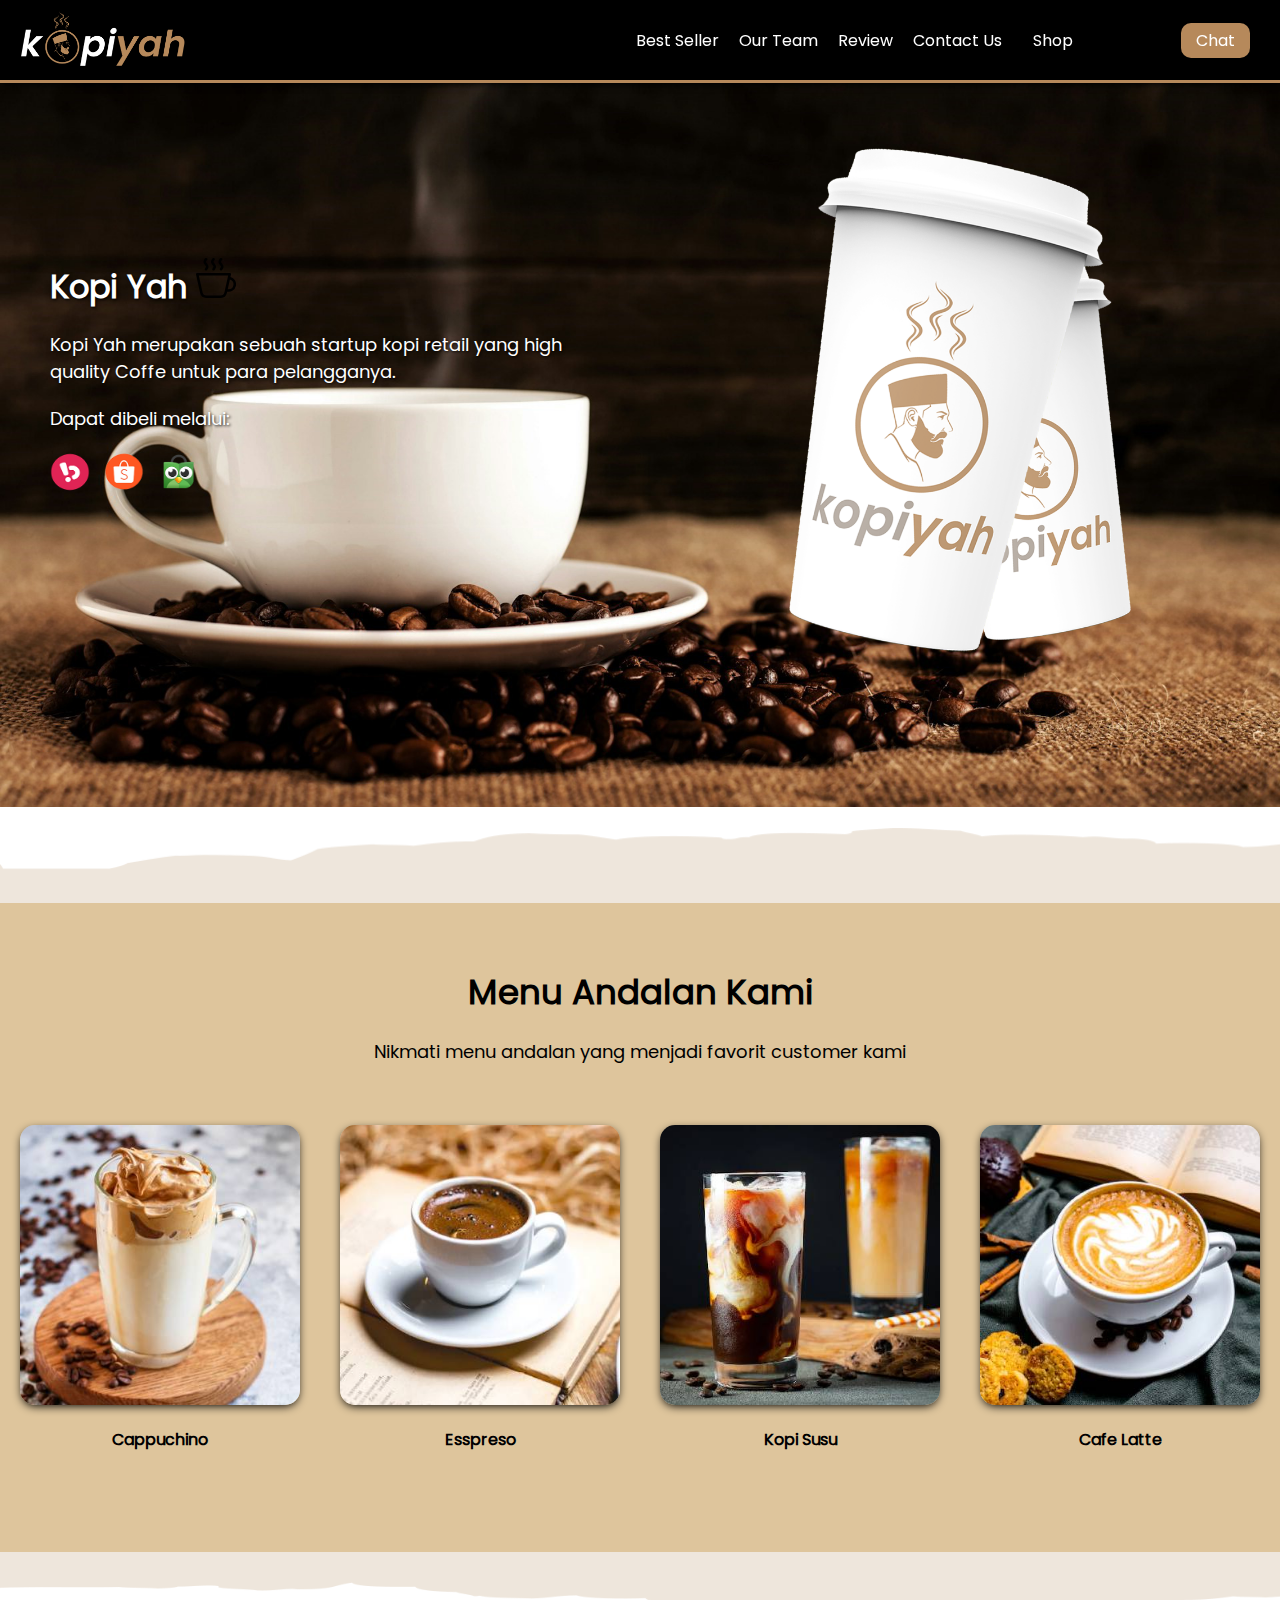
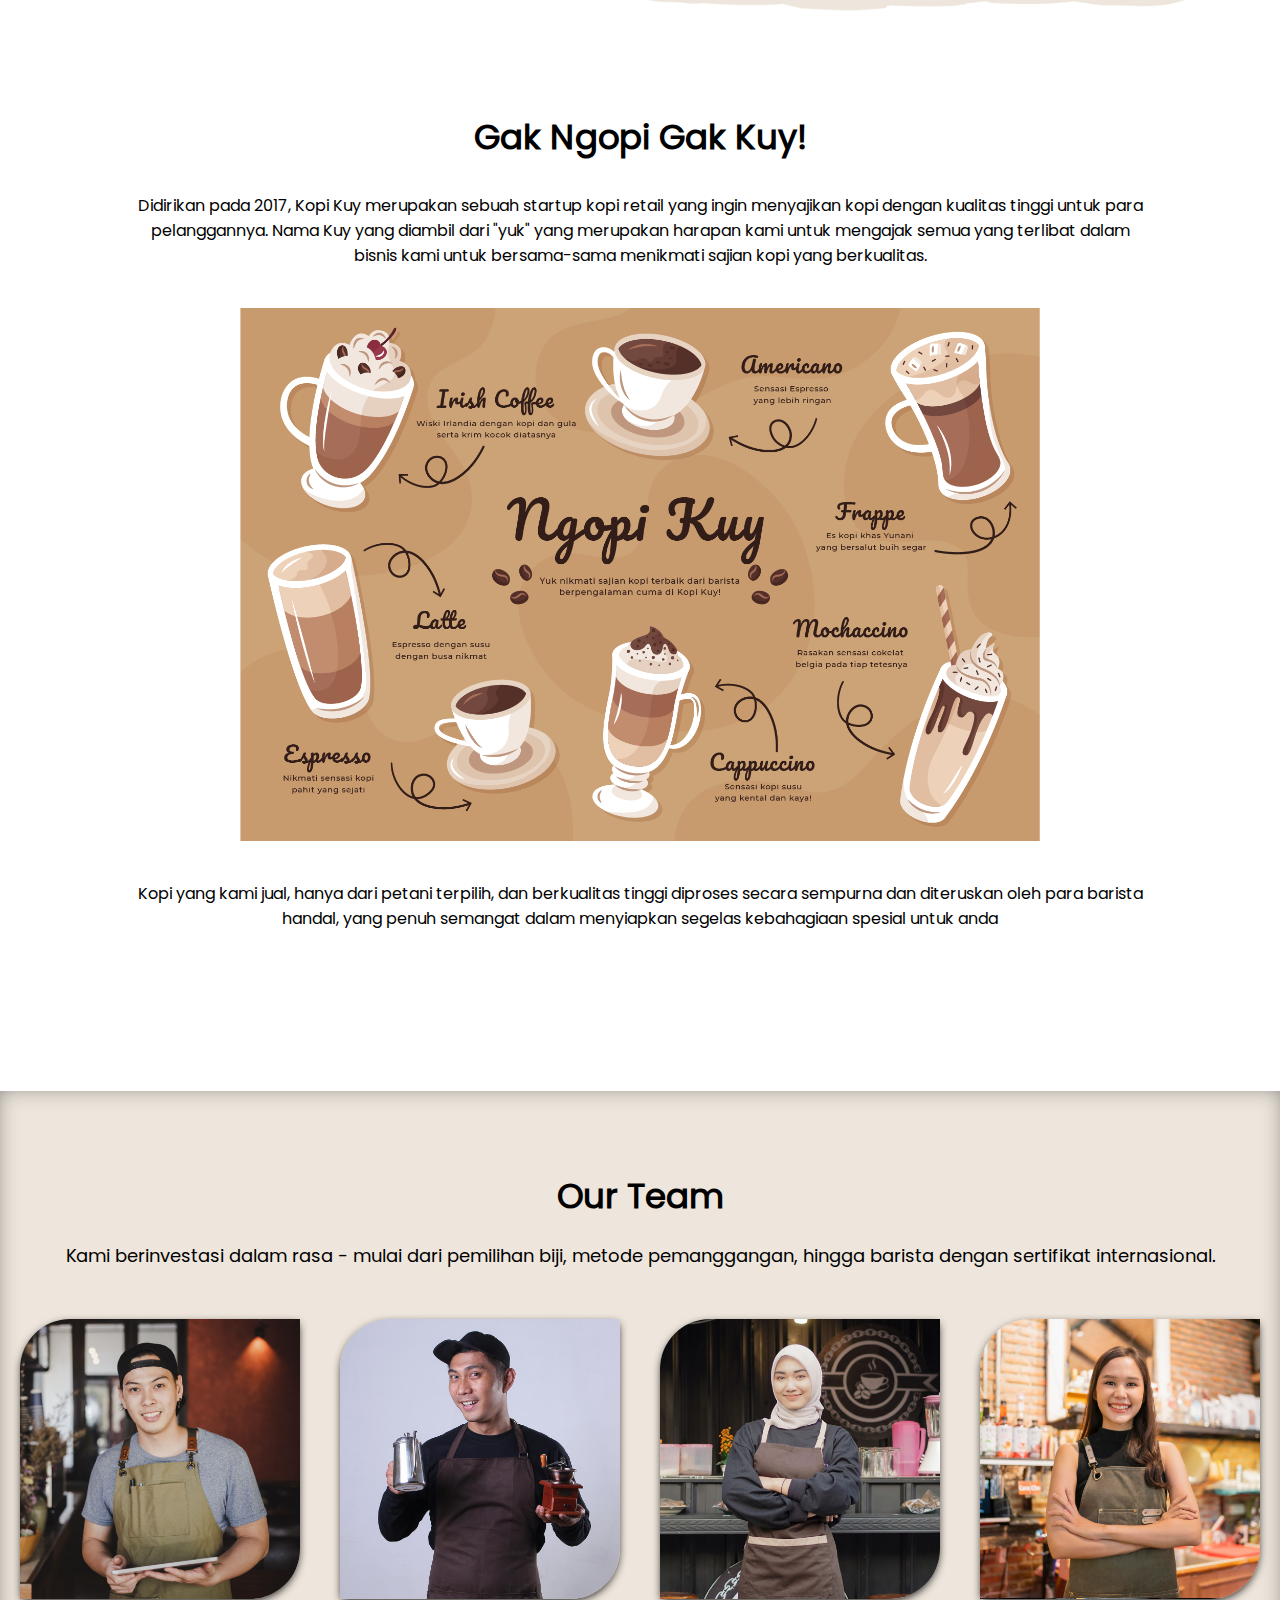
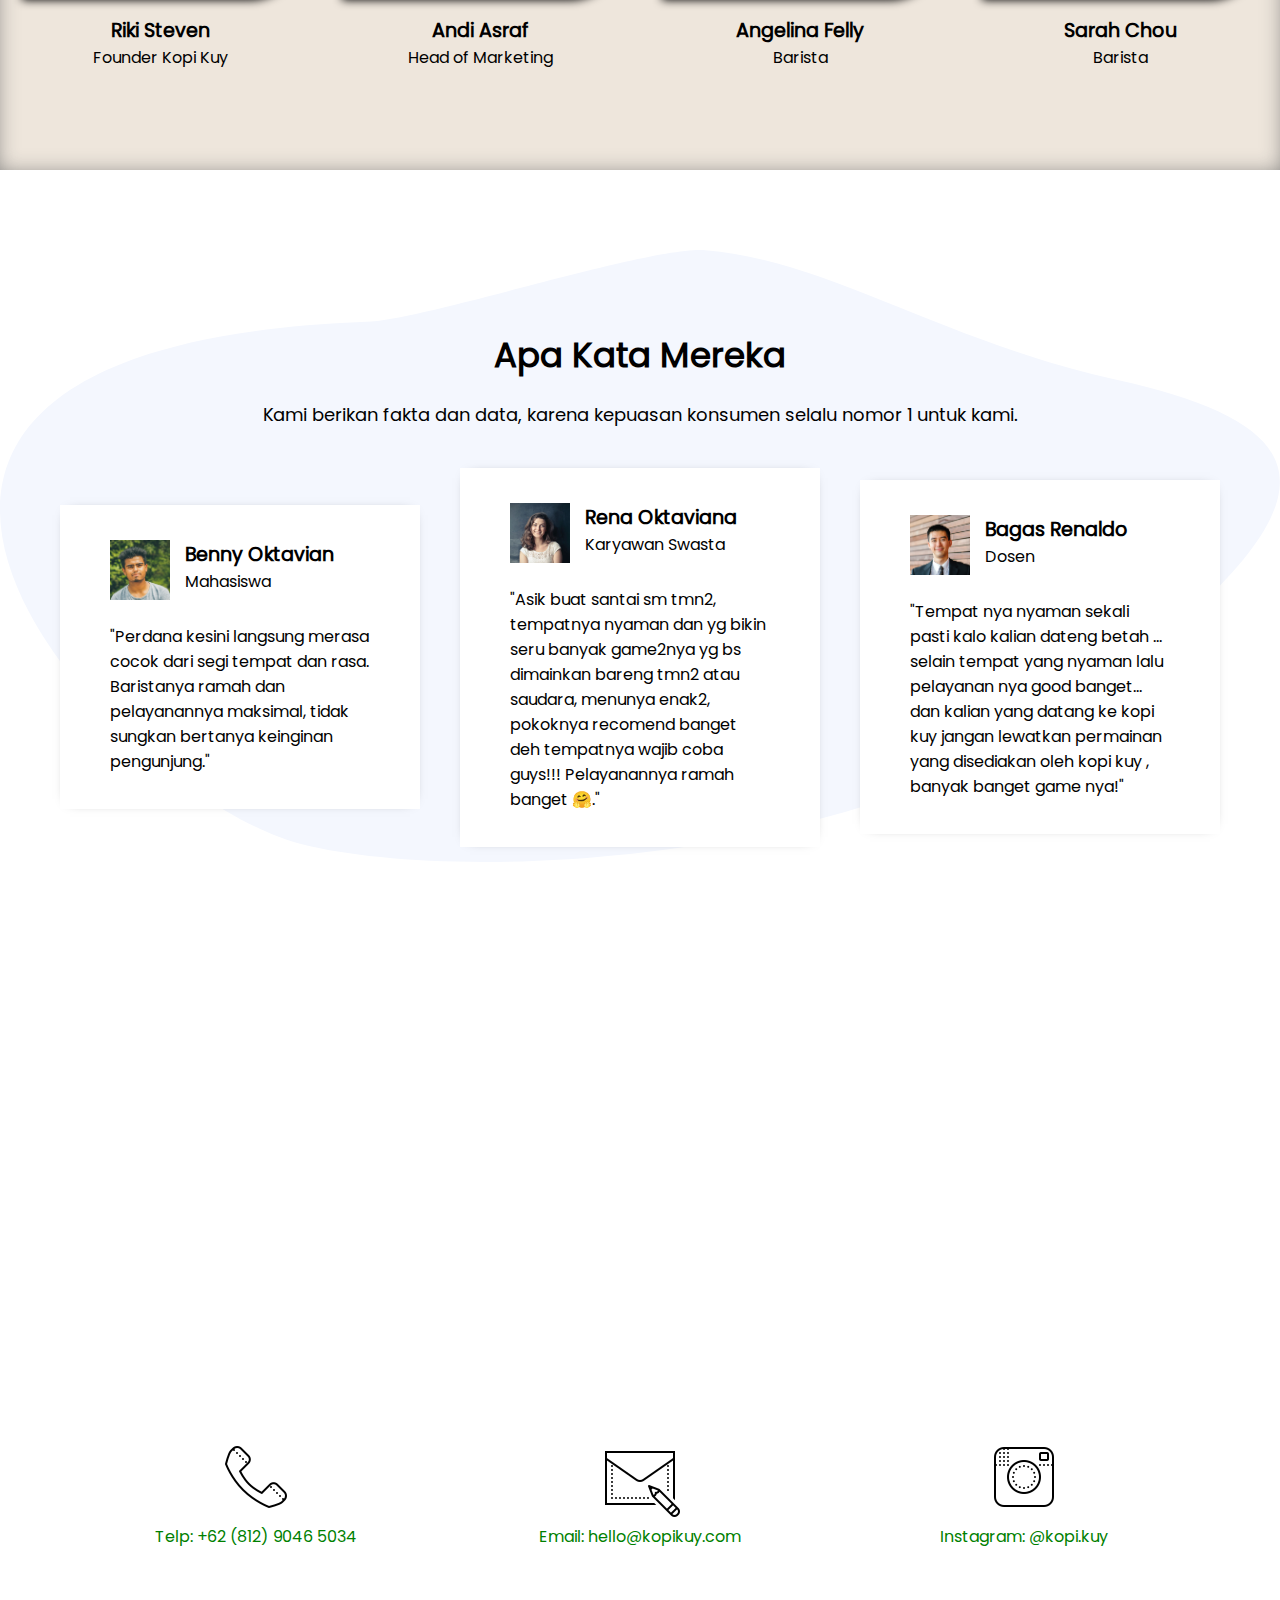
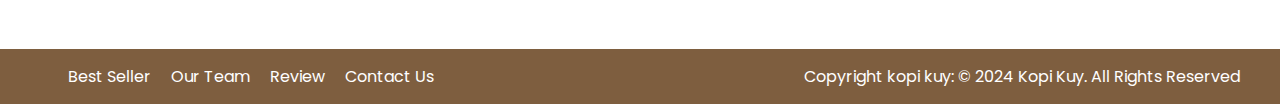
<file: index.html>
<!DOCTYPE html>
<html lang="id">
  <head>
    <meta charset="UTF-8" />
    <meta http-equiv="X-UA-Compatible" content="IE=edge" />
    <meta name="viewport" content="width=device-width, initial-scale=1.0" />
    <link rel="shortcut icon" href="images/favicon.ico" type="image/x-icon" />
    <title>Website Kopi Kuy</title>
    <link rel="stylesheet" href="css/style.css" />
    <h>
      <link
        rel="stylesheet"
        href="https://cdnjs.cloudflare.com/ajax/libs/animate.css/4.1.1/animate.min.css"
      />
    </h>
  </head>

  <body>
    <nav>
      <img class="logo" src="images/logo/Untitled-1.png" />
      <div class="navigasi">
        <a href="#best-seller">Best Seller</a>
        <a href="#our-team">Our Team</a>
        <a href="#review">Review</a>
        <a href="#contact-us">Contact Us</a>
      </div>
      <a class="shop" href="produk.html">Shop</a>
      <a
        class="chat"
        href="https://wa.me/628123456?text=Saya ingin bertanya"
        target="_blank"
        >Chat</a
      >
    </nav>

    <!--Tulis kode header mulai di baris 28-->

    <header>
      <div class="kiri">
        <h1>Kopi Yah <img src="images/icon/icon_kopi.svg" alt="" /></h1>
        <p>
          Kopi Yah merupakan sebuah startup kopi retail yang high quality Coffe
          untuk para pelangganya.
        </p>
        <p>Dapat dibeli melalui:</p>
        <div class="olshop">
          <img src="images/logo/logo_bukalapak.png" alt="" />
          <img src="images/logo/logo_shopee.png" alt="" />
          <img src="images/logo/logo_tokopedia.png" alt="" />
        </div>
      </div>
      <div class="kanan">
        <img src="images/header/xx.png" alt="" />
      </div>
    </header>

    <section class="best-seller" id="best-seller">
      <h2>Menu Andalan Kami</h2>
      <p>Nikmati menu andalan yang menjadi favorit customer kami</p>
      <div class="produk">
        <img src="images/produk/product_capuchino.jpg" alt="" />
        <p>Cappuchino</p>
      </div>
      <div class="produk">
        <img src="images/produk/product_espresso.jpg" alt="" />
        <p>Esspreso</p>
      </div>
      <div class="produk">
        <img src="images/produk/product_kopi_susu.jpg" alt="" />
        <p>Kopi Susu</p>
      </div>
      <div class="produk">
        <img src="images/produk/product_latte.jpg" alt="" />
        <p>Cafe Latte</p>
      </div>
    </section>

    <section class="about-us" id="about-us">
      <h2>Gak Ngopi Gak Kuy!</h2>
      <p>
        Didirikan pada 2017, Kopi Kuy merupakan sebuah startup kopi retail yang
        ingin menyajikan kopi dengan kualitas tinggi untuk para pelanggannya.
        Nama Kuy yang diambil dari "yuk" yang merupakan harapan kami untuk
        mengajak semua yang terlibat dalam bisnis kami untuk bersama-sama
        menikmati sajian kopi yang berkualitas.
      </p>
      <img src="images/about-us/aset_kopi_jumbo.png" alt="" />
      <p>
        Kopi yang kami jual, hanya dari petani terpilih, dan berkualitas tinggi
        diproses secara sempurna dan diteruskan oleh para barista handal, yang
        penuh semangat dalam menyiapkan segelas kebahagiaan spesial untuk anda
      </p>
    </section>

    <section class="our-team" id="our-team">
      <h2>Our Team</h2>
      <p>
        Kami berinvestasi dalam rasa - mulai dari pemilihan biji, metode
        pemanggangan, hingga barista dengan sertifikat internasional.
      </p>
      <div class="team">
        <img src="images/team/team1.jpg" alt="" />
        <h3>Riki Steven</h3>
        <p>Founder Kopi Kuy</p>
      </div>

      <div class="team">
        <img src="images/team/team2.jpg" alt="" />
        <h3>Andi Asraf</h3>
        <p>Head of Marketing</p>
      </div>
      <div class="team">
        <img src="images/team/team3.jpg" alt="" />
        <h3>Angelina Felly</h3>
        <p>Barista</p>
      </div>
      <div class="team">
        <img src="images/team/team4.jpg" alt="" />
        <h3>Sarah Chou</h3>
        <p>Barista</p>
      </div>
    </section>

    <section class="review" id="review">
      <h2>Apa Kata Mereka</h2>
      <p>
        Kami berikan fakta dan data, karena kepuasan konsumen selalu nomor 1
        untuk kami.
      </p>

      <div class="testimoni">
        <img src="images/customer/customer1.jpg" alt="" />
        <div class="profile">
          <h3>Benny Oktavian</h3>
          <p>Mahasiswa</p>
        </div>
        <p>
          "Perdana kesini langsung merasa cocok dari segi tempat dan rasa.
          Baristanya ramah dan pelayanannya maksimal, tidak sungkan bertanya
          keinginan pengunjung."
        </p>
      </div>

      <div class="testimoni">
        <img src="images/customer/customer2.jpg" alt="" />
        <div class="profile">
          <h3>Rena Oktaviana</h3>
          <p>Karyawan Swasta</p>
        </div>
        <p>
          "Asik buat santai sm tmn2, tempatnya nyaman dan yg bikin seru banyak
          game2nya yg bs dimainkan bareng tmn2 atau saudara, menunya enak2,
          pokoknya recomend banget deh tempatnya wajib coba guys!!! Pelayanannya
          ramah banget 🤗."
        </p>
      </div>
      <div class="testimoni">
        <img src="images/customer/customer3.jpg" alt="" />
        <div class="profile">
          <h3>Bagas Renaldo</h3>
          <p>Dosen</p>
        </div>
        <p>
          "Tempat nya nyaman sekali pasti kalo kalian dateng betah ... selain
          tempat yang nyaman lalu pelayanan nya good banget... dan kalian yang
          datang ke kopi kuy jangan lewatkan permainan yang disediakan oleh kopi
          kuy , banyak banget game nya!"
        </p>
      </div>
    </section>

    <section class="contact-us" id="contact-us">
      <iframe
        src="https://www.google.com/maps/embed?pb=!1m14!1m8!1m3!1d7932.741866032694!2d106.668581!3d-6.214715!3m2!1i1024!2i768!4f13.1!3m3!1m2!1s0x2e69f9912c7f297b%3A0xe5a3a671dae861ab!2sKopi%20kuy!5e0!3m2!1sid!2sid!4v1680617229460!5m2!1sid!2sid"
      >
      </iframe>

      <div class="kontak">
        <img src="images/icon/icon_phone.png" alt="" />
        <p>Telp: +62 (812) 9046 5034</p>
      </div>
      <div class="kontak">
        <img src="images/icon/icon_mail.png" alt="" />
        <p>Email: hello@kopikuy.com</p>
      </div>
      <div class="kontak">
        <img src="images/icon/icon_instagram.png" alt="" />
        <p>Instagram: @kopi.kuy</p>
      </div>
    </section>

    <footer>
      <div class="navigasi">
        <a href=" #best-seller "> Best Seller</a>
        <a href="#our-team"> Our Team </a>
        <a href="#review"> Review</a>
        <a href="#contact-us"> Contact Us</a>
      </div>
      <p>Copyright kopi kuy: © 2024 Kopi Kuy. All Rights Reserved</p>
    </footer>
  </body>
</html>
</file>
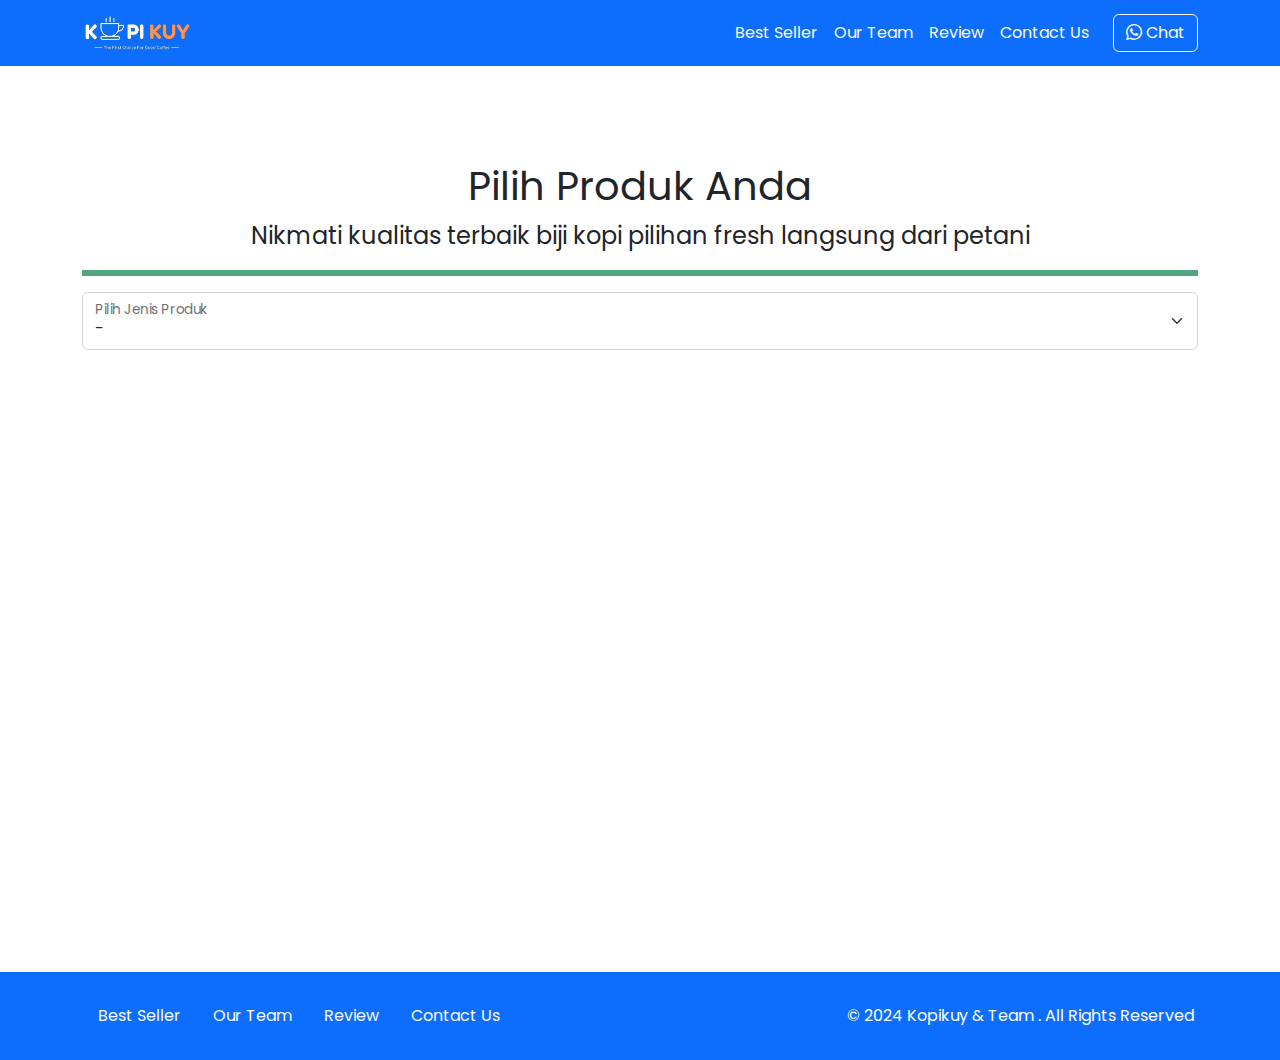
<file: produk.html>
<!DOCTYPE html>
<html lang="id">
  <head>
    <meta charset="UTF-8" />
    <meta http-equiv="X-UA-Compatible" content="IE=edge" />
    <meta name="viewport" content="width=device-width, initial-scale=1.0" />
    <link
      rel="shortcut icon"
      href="images/favicon/favicon.ico"
      type="image/x-icon"
    />
    <title>Produk</title>
    <link rel="shortcut icon" href="images/favicon.ico" type="image/x-icon" />
    <link rel="stylesheet" href="vendor/bootstrap/bootstrap.min.css" />
    <link rel="stylesheet" href="css/produk.css" />
    <script src="vendor/bootstrap/bootstrap.bundle.min.js"></script>
    <script src="js/jquery-3.6.3.min.js"></script>
    <style
      data-info="kode css bisa ditulis di bawah sini atau di css/produk.css"
    ></style>
  </head>

  <body data-info="tulis kode bootstrap di baris 22">
    <nav class="navbar navbar-dark bg-primary navbar-expand-lg bisadicopy">
      <div class="container">
        <a class="navbar-brand" href="#">
          <img src="images/logo/logo_kuy.png" height="40" alt="logo kopi kuy" />
        </a>
        <button
          class="navbar-toggler"
          type="button"
          data-bs-toggle="collapse"
          data-bs-target="#navbarNav11"
          aria-controls="navbarNav11"
          aria-expanded="false"
          aria-label="Toggle navigation"
        >
          <span class="navbar-toggler-icon"></span>
        </button>
        <div class="collapse navbar-collapse" id="navbarNav11">
          <ul class="navbar-nav ms-auto">
            <li class="nav-item active">
              <a class="nav-link text-light" href="index.html#best-seller"
                >Best Seller</a
              >
            </li>
            <li class="nav-item">
              <a class="nav-link text-light" href="index.html#our-team"
                >Our Team</a
              >
            </li>
            <li class="nav-item">
              <a class="nav-link text-light" href="index.html#review">Review</a>
            </li>
            <li class="nav-item">
              <a class="nav-link text-light" href="index.html#contact-us"
                >Contact Us</a
              >
            </li>
          </ul>
          <a
            class="btn btn-outline-light ms-md-3"
            href="https://wa.me/6281290465033"
            ><i class="bi bi-whatsapp"></i> Chat</a
          >
        </div>
      </div>
    </nav>

    <main>
      <section class="riki-block produk text-center my-5 py-5">
        <div class="container">
          <h1>Pilih Produk Anda</h1>
          <p class="fs-4">
            Nikmati kualitas terbaik biji kopi pilihan fresh langsung dari
            petani
          </p>
          <hr class="border border-success border-3 opacity-75" />

          <!-- Ini Untuk Select -->
          <div class="form-floating">
            <select
              class="form-select"
              id="select_kopi"
              aria-label="Floating label select example"
            >
              <option selected disabled>-</option>
              <option value="arabica">Arabica</option>
              <option value="robusta">Robusta</option>
              <option value="nonkopi">Non Kopi</option>
              <option value="cemilan">Cemilan</option>
            </select>
            <label for="select_kopi">Pilih Jenis Produk</label>
          </div>

          <div
            id="baris_produk"
            class="row row-cols-1 row-cols-sm-2 row-cols-md-3 row-cols-lg-4 text-center mt-5"
          >
            <div class="col mb-4">
              <div class="card">
                <img
                  src="images/produk/product_capuchino.jpg"
                  class="card-img-top"
                  alt="..."
                />
                <div class="card-body">
                  <h5 class="card-title">Cappuccino</h5>
                  <div class="row hargasize my-4">
                    <div class="col">250 Ml</div>
                    <div class="col text-primary fw-bold">15.000</div>
                  </div>
                  <a href="#" class="btn btn-primary w-100"
                    ><i class="bi bi-cart4"></i> Beli</a
                  >
                </div>
              </div>
            </div>

            <div class="col mb-4">
              <div class="card">
                <img
                  src="https://richcreme.com/wp-content/uploads/2022/07/latte.jpg"
                  class="card-img-top"
                  alt="..."
                />
                <div class="card-body">
                  <h5 class="card-title">Coffee Latte</h5>
                  <div class="row hargasize my-4">
                    <div class="col">250 Ml</div>
                    <div class="col text-primary fw-bold">15.000</div>
                  </div>
                  <a href="#" class="btn btn-primary w-100"
                    ><i class="bi bi-cart4"></i> Beli</a
                  >
                </div>
              </div>
            </div>

            <div class="col mb-4">
              <div class="card">
                <img
                  src="https://localibyromeos.com.au/cdn/shop/products/Coffee_LongBlack_1200x1200.png?v=1656067427"
                  class="card-img-top"
                  alt="..."
                />
                <div class="card-body">
                  <h5 class="card-title">Black Coffee</h5>
                  <div class="row hargasize my-4">
                    <div class="col">250 Ml</div>
                    <div class="col text-primary fw-bold">15.000</div>
                  </div>
                  <a href="#" class="btn btn-primary w-100"
                    ><i class="bi bi-cart4"></i> Beli</a
                  >
                </div>
              </div>
            </div>

            <div class="col mb-4">
              <div class="card">
                <img
                  src="https://www.blibli.com/friends-backend/wp-content/uploads/2023/02/B200141-cover-Espresso-Terbuat-dari-Kopi-Apa-scaled.jpg"
                  class="card-img-top"
                  alt="..."
                />
                <div class="card-body">
                  <h5 class="card-title">Espresso</h5>
                  <div class="row hargasize my-4">
                    <div class="col">250 Ml</div>
                    <div class="col text-primary fw-bold">15.000</div>
                  </div>
                  <a href="#" class="btn btn-primary w-100"
                    ><i class="bi bi-cart4"></i> Beli</a
                  >
                </div>
              </div>
            </div>
          </div>
        </div>
      </section>
    </main>

    <footer class="riki-block footer-small py-4 bg-primary">
      <div class="container">
        <div class="row align-items-center">
          <div class="col-12 col-md-8">
            <ul class="nav justify-content-center justify-content-md-start">
              <li class="nav-item active">
                <a class="nav-link text-light" href="index.html#best-seller"
                  >Best Seller</a
                >
              </li>
              <li class="nav-item">
                <a class="nav-link text-light" href="index.html#our-team"
                  >Our Team</a
                >
              </li>
              <li class="nav-item">
                <a class="nav-link text-light" href="index.html#review"
                  >Review</a
                >
              </li>
              <li class="nav-item">
                <a class="nav-link text-light" href="index.html#contact-us"
                  >Contact Us</a
                >
              </li>
            </ul>
          </div>

          <div class="col-12 col-md-4 mt-4 mt-md-0 text-center text-md-right">
            &copy; 2024 Kopikuy &amp; Team . All Rights Reserved
          </div>
        </div>
      </div>
    </footer>

    <script src="js/produk.js"></script>
  </body>
</html>
</file>
<file: css/style.css>
/* Kode * di bawah ini untuk mereset tampilan setiap web browser supaya seragam */

* {
  box-sizing: border-box;
  margin: 0;
  padding: 0;
}

html {
  /* scroll-behavior: smooth agar scroll ketika klik pada navigasi menjadi halus */
  scroll-behavior: smooth;
}

/* 
Kode di bawah ini untuk mengatur nav sampai footer agar memiliki tampilan flexibel
selengkapnya akan di bahas di hari ke 3
*/

nav,
header,
section,
footer {
  /* 
      display: flex memiliki pengaturan yang dapat mengatur agar elemen
      di dalamnya memiliki ukuran yang fleksibel
      digunakan saat ada elemen yang isinya lebih dari satu kolom
   */
  display: flex;
  /* 
      align-items: center mengatur elemen di dalamnya rata tengah vertikal
   */
  align-items: center;

  /* 
      justify-content: center mengatur elemen di dalamnya rata tengah horizontal
   */
  justify-content: center;

  /* 
      flex-wrap: wrap mengatur agar jika lebar elemen berlebih, maka elemen
      akan otomatis diletakan di baris baru (tidak dipaksakan di satu baris)
   */
  flex-wrap: wrap;
}

/* 
Kode @font-face untuk menginstall font ke dalam Website 
src adalah untuk lokasi fontnya, font dapat di cari di website https://fonts.google.com/
dengan memberi nama family, maka kita mendaftarkan font tersebut ke dalam website
*/

@font-face {
  src: url(../fonts/poppins.woff2);
  font-family: "Poppins";
}

body {
  /* 
   mendaftarkan semua teks pada body menjadi family Poppins 
   kenapa pada body? karena elemen body membungkus semua elemen dari nav section sampai footer
   */
  font-family: "Poppins";
}

/*
Misalnya ada font dari google yang bernama Irish Grover yang berada di:
https://fonts.gstatic.com/s/irishgrover/v23/buExpoi6YtLz2QW7LA4flVgv__RP.woff2

maka bisa coba copy kode berikut untuk menginstall font tadi:

@font-face {
  font-family: 'Irish Grover';
  font-style: normal;
  font-weight: 400;
  src: url(https://fonts.gstatic.com/s/irishgrover/v23/buExpoi6YtLz2QW7LA4flVgv__RP.woff2) format('woff2');
}

Jika kode di atas sudah di copy
Nanti pada element yang ingin menggunakan font Irish Grover Tadi, tinggal diganti font-familynya
misal mau mengganti h1 dan h2 maka kodenya sebagai berikut:

h1,h2 {
   font-family: 'Irish Grover';
}

*/

a {
  /* menghilangkan garis bawah pada link */
  text-decoration: none;

  /* 
   color: adalah untuk mengganti warna tulisan.
   color:unset digunakan pada a untuk menghilangkan warna bawaan pada link (biasanya warna biru) 
   */
  color: unset;
}

h2 {
  /* mengatur ukuran huruf ke 34 pixel */
  font-size: 34px;
}

h3 {
  /* mengatur ukuran huruf ke 1.2rem */
  font-size: 1.2rem;
}

h1,
h2,
h3 {
  /* mengatur tebal huruf bisa bold, normal*/
  font-weight: bold;
}

img {
  /* 
      kode max-width artinya lebar maksimal
      mengatur agar semua elemen img memiliki lebar maksimal 100% agar
      besar gambar tidak melebihi layar ataupun elemen pembungkus
   */
  max-width: 100%;
}

/* Navigasi */

nav {
  /* 
   background-color mengatur warna latar belakang 
   untuk pengguna hp, pergantian warna tidak bisa seperti vs code
   hanya dapat menggunakan warna bahasa inggris seperti: red, green, brown, purple dsb
   untuk pengguna vscode silahkan arahkan mouse ke kotak warna di bawah
   untuk mengganti warna sesuai keinginan
   */
  background-color: #000000;

  /* box-shadow membuat efek bayangan */
  border-bottom: 3px solid #b6895b;
  box-shadow: 0 3px 7px -2px #000;

  /* width mengatur lebar elemen. 100% agar lebarnya full dari kiri sampai kanan layar */
  width: 100%;

  /* 
   padding digunakan untuk memberi jarak ke dalam. 
   efeknya bila digunakan pada elemen yang memiliki warna latar akan membuat elemen tersebut 'gemuk'
   padding-top artinya jarak ke atas, nilai padding dapat berupa
   padding-top, padding-bottom, padding-left, padding-right
   */
  padding-top: 10px;
  padding-bottom: 10px;

  /* 
   position mengatur posisi elemen, position:fixed supaya elemen nav akan ikut menempel di atas layar
   saat kita scroll ke bawah. Jika ingin navigasi gak nempel, bisa menggunakan position:static;
   */
  position: fixed;

  /* Nilai z-index semakin besar, maka elemen akan semakin di depan */
  z-index: 500;
}

img.logo {
  /* height mengatur tinggi elemen */
  height: 60px;
  /* penjelasan margin mirip dengan padding, fungsinya untuk memberi jarak pada elemen */
  margin-left: 20px;
}

div.navigasi {
  margin-left: auto;
  margin-right: 15px;
}

nav a {
  color: #fff;
  padding-left: 8px;
  padding-right: 8px;
}

a.shop {
  margin-right: 100px;
}

a.chat {
  margin-right: 30px;
  background-color: #b6895b;
  color: #fff;
  padding-top: 5px;
  padding-right: 15px;
  padding-bottom: 5px;
  padding-left: 15px;
  border-radius: 10px;
}

/* 
   PERHATIKAN bahwa dalam mengatur elemen, nama elemen langsung ditulis
   sedangkan untuk mengatur class, dibutuhkan tanda titik (.) terlebih dulu
   img {} berarti seluruh elemen dengan tag img (<img src="....">), 
   sedangkan .img artinya hanya elemen dengan class img (<img class="img" src="...">) 
*/

/* HEADER */

header,
section {
  /*
    padding mengatur jarak ke dalam
    pada padding dan margin ditambahkan top / right / bottom / top 
    untuk mengatur jarak masing-masing 
   */
  padding-top: 80px;
  padding-bottom: 80px;

  /* margin mengatur jarak ke luar */
  margin-bottom: 80px;
}

/* penulisan CSS dapat digabung dengan beberapa elemen */
header div.kiri,
header div.kanan {
  /* width mengatur lebar elemen. 50% artinya setengah ukuran elemen pembungkus */
  width: 50%;
  padding: 50px;
}

header div.kiri {
  padding-top: 0px;
}
header h1 {
  margin-bottom: 20px;
  color: #fff;
  text-shadow: 1px 1px 3px #000;
}

header p {
  /* font-size digunakan untuk mengatur ukuran huruf */
  font-size: 18px;
  color: #fff;
  text-shadow: 1px 1px 3px #000;
  margin-bottom: 20px;
}

div.olshop img {
  width: 40px;
  /* aspect-ratio:1 agar tinggi menyesuaikan width */
  aspect-ratio: 1;
  margin-right: 10px;
}
header {
  background-image: url(../images/background/Untitled-3-Recovered.png);
  background-repeat: no-repeat;
  background-size: cover;
  background-position: center;
  position: relative;
}

header div.kanan img {
  animation: float 4s linear infinite;
}
/* Best Seller */

section.best-seller {
  position: relative;

  /* background-color mengatur warna latar belakang elemen */
  background-color: #dec59c;

  /* text-align mengatur rata tulisan, bisa bernilai: left, right, center, justify */
  text-align: center;
}

/* 
terkait position, after, dan before memerlukan pemahaman mendalam
terkait layout pada CSS untuk dapat memahami secara penuh 
*/

section.best-seller::before,
section.best-seller::after {
  position: absolute;
  content: "";
  width: 100%;
  height: 76px;

  /* background-image untuk menambahkan gambar sebagai background */
  background-image: url(../images/background/garis-atas.png);

  /*background-size agar gambar latar menyesuaikan tinggi / lebar elemen */
  background-size: cover;

  top: -60px;
  left: 0;
}

section.best-seller::after {
  height: 60px;
  background-image: url(../images/background/garis-bawah.png);
  top: unset;
  bottom: -60px;
}

section.best-seller h2 {
  margin-bottom: 20px;
  width: 100%;
}

/* 
Penulisan section.best-seller > p berarti mengatur elemen p yang langsung
di bungkus oleh elemen <section class="best-seller">
aturan ini tidak berlaku untuk elemen <p> yang ada di dalam <div class="produk">
*/

section.best-seller > p {
  font-size: 18px;
  margin-bottom: 40px;
  width: 100%;
}

div.produk {
  /* 
      Penulisan padding dan margin seperti padding:20px ini penulisan singkat 
      yang berarti top, right, bottom, left nilainya sama, yaitu 20px 
   */
  padding: 20px;
  width: 25%;
}

div.produk img {
  /* transition membuat animasi transisi dari perubahan style, 0.3s berarti 0.3 detik */
  transition: all 0.3s ease;

  /* border-radius  Membuat sudut membulat */
  border-radius: 15px;

  /* box-shadow membuat efek bayangan */
  box-shadow: 0 3px 10px -2px #000;
}

/*

kode div.produk img:hover akan dijalankan saat mouse ada di atas elemen <img> yang ada
di dalam <div class="produk"> 
karena ada efek transition pada div.produk img 
maka akan menghasilkan efek animasi yang smooth

*/
div.produk img:hover {
  /* membuat transformasi, bisa berupa scale(1.05), rotate(180deg), translateY(-50px), dsb */
  transform: scale(0.9);
  border-radius: 50%;
}

div.produk p {
  margin-top: 15px;
  font-weight: bold;
}

/* About US */

section.about-us {
  /* max-width: 80%; mengatur lebar maksimal elemen tidak boleh melebihi 80% layar */
  max-width: 80%;

  /* margin-left dan margin-right auto akan membuat posisi elemen berada di tengah */
  margin-left: auto;
  margin-right: auto;
  text-align: center;
}

section.about-us h2 {
  margin-bottom: 30px;
  width: 100%;
}

section.about-us img {
  /* 
      Penulisan width: 800px dan max-width: 100% mengatur agar
      elemen memiliki lebar 800px namun tidak boleh melebihi 100% ukuran layar
   */
  width: 800px;
  max-width: 100%;
  margin: auto;
}

/*
section.about-us p:nth-child(2) berarti mengatur elemen ke 2 dengan jenis <p>
yang ada di dalam <section class="about-us">
*/

section.about-us p:nth-child(2) {
  margin-bottom: 40px;
}

section.about-us p:nth-child(4) {
  margin-top: 40px;
}

/* OUR TEAM */

section.our-team {
  background-color: #eee6dc;
  box-shadow: inset 0px 0px 23px -6px #707070;
  text-align: center;
}

section.our-team h2 {
  margin-bottom: 20px;
  width: 100%;
}

section.our-team > p {
  margin-bottom: 30px;
  font-size: 18px;
  width: 800px;
  max-width: 90%;
  margin-left: auto;
  margin-right: auto;
  width: 100%;
}

div.team {
  width: 25%;
  padding: 20px;
}

div.team img {
  width: 100%;
  aspect-ratio: 1/1;
  object-fit: cover;
  box-shadow: 0 3px 10px -2px #000;
  border-radius: 50px 0px 50px 0px;
  margin-bottom: 10px;
}

/* REVIEW */

section.review {
  background-image: url(../images/background/bg-review.svg);
  /* 
      background-size: contain;
      membuat gambar latar belakang tidak terpotong
   */
  background-size: contain;

  /* 
      background-repeat: no-repeat;
      membuat gambar latar belakang tidak diulang (duplikat)
   */
  background-repeat: no-repeat;
  padding-left: 40px;
  padding-right: 40px;
  justify-content: space-around;
  /* align-items: stretch; membuat tinggi elemen di dalam .review .baris seragam */
  text-align: center;
}

section.review h2 {
  margin-bottom: 20px;
  width: 100%;
}

section.review > p {
  margin-bottom: 40px;
  font-size: 18px;
  width: 100%;
}

div.testimoni {
  width: 30%;
  display: flex;
  flex-wrap: wrap;
  padding: 35px 50px;
  box-shadow: 0px 0px 12px -10px #000;
  background-color: #fff;
}

div.testimoni img {
  width: 60px;
  height: 60px;
  margin-right: 15px;
  object-fit: cover;
}

div.profile {
  text-align: left;
  display: block;
  margin-bottom: 30px;
  width: calc(100% - 75px);
}

div.profile p {
  width: 100%;
  text-align: left;
}

div.testimoni > p {
  width: 100%;
  text-align: left;
}

*[data-from="tmp"] > * {
  position: relative;
}

*[data-from="tmp"] > *:nth-child(1):before {
  position: absolute;
  color: red;
  bottom: 40px;
  content: "prakerja";
  font-size: 13px;
  z-index: 10;
  text-decoration: line-through;
}

/* CONTACT US */
section.contact-us {
  margin-bottom: 20px;
}

section.contact-us iframe {
  width: 100%;
  height: 300px;
  border: 0;
}

div.kontak {
  width: 30%;
  /* color mengatur warna tulisan */
  color: green;
  text-align: center;
  margin-top: 50px;
}

/* FOOTER */

footer {
  background-color: #7e5e3f;
  padding-top: 15px;
  padding-bottom: 15px;
  color: #fff;
  padding-right: 40px;
  padding-left: 40px;
}

footer div.navigasi {
  margin-left: 20px;
  margin-right: auto;
}

footer div.navigasi a {
  padding: 8px;
}

/* UNTUK kode RESPONSIF hari ke 3 tulis DI BAWAH sini */

/* Kode CSS Selesai di sini */

@media (max-width: 600px) {
  header div.kiri,
  header div.kanan {
    width: 100%;
    padding: 33px;
    text-align: center;
  }

  div.navigasi {
    display: none;
  }

  a.shop {
    margin-right: 20px;
    margin-left: auto;
  }

  div.team,
  div.produk,
  div.kontak {
    width: 50%;
  }

  div.testimoni {
    width: 100%;
    padding: 20px;
    margin-bottom: 30px;
  }
}

@media (max-width: 600px) {
  header div.kiri,
  header div.kanan {
    width: 100%;
    padding: 33px;
    text-align: center;
  }

  div.navigasi {
    display: none;
  }

  a.shop {
    margin-right: 20px;
    margin-left: auto;
  }

  div.team,
  div.produk,
  div.kontak {
    width: 50%;
  }

  div.testimoni {
    width: 100%;
    padding: 20px;
    margin-bottom: 30px;
  }
}
</file>
<file: css/produk.css>
@import url(../vendor/bootstrap/bootstrap-icons.css);


body {
  font-family: "Poppins";
}

footer a.nav-link {
  color: #fff;
}

footer {
  color: #fff;
  padding: 10px 30px;
}

section.produk {
  min-height: 90vh;
}

.produk .card img {
  width: 100%;
  aspect-ratio: 1;
  object-fit: cover;
}

.produk .card-title {
  height: 45px;
}

.produk .hargasize {
  height: 45px;
}

/* Tambahan css produk tulis setelah kode ini */

@media (max-width: 600px) {
  header div.kiri,
  header div.kanan {
    width: 100%;
    padding: 33px;
    text-align: center;
  }

  div.navigasi {
    display: none;
  }

  a.shop {
    margin-right: 20px;
    margin-left: auto;
  }

  div.team,
  div.produk,
  div.kontak {
    width: 50%;
  }

  div.testimoni {
    width: 100%;
    padding: 20px;
    margin-bottom: 30px;
  }
}
</file>
